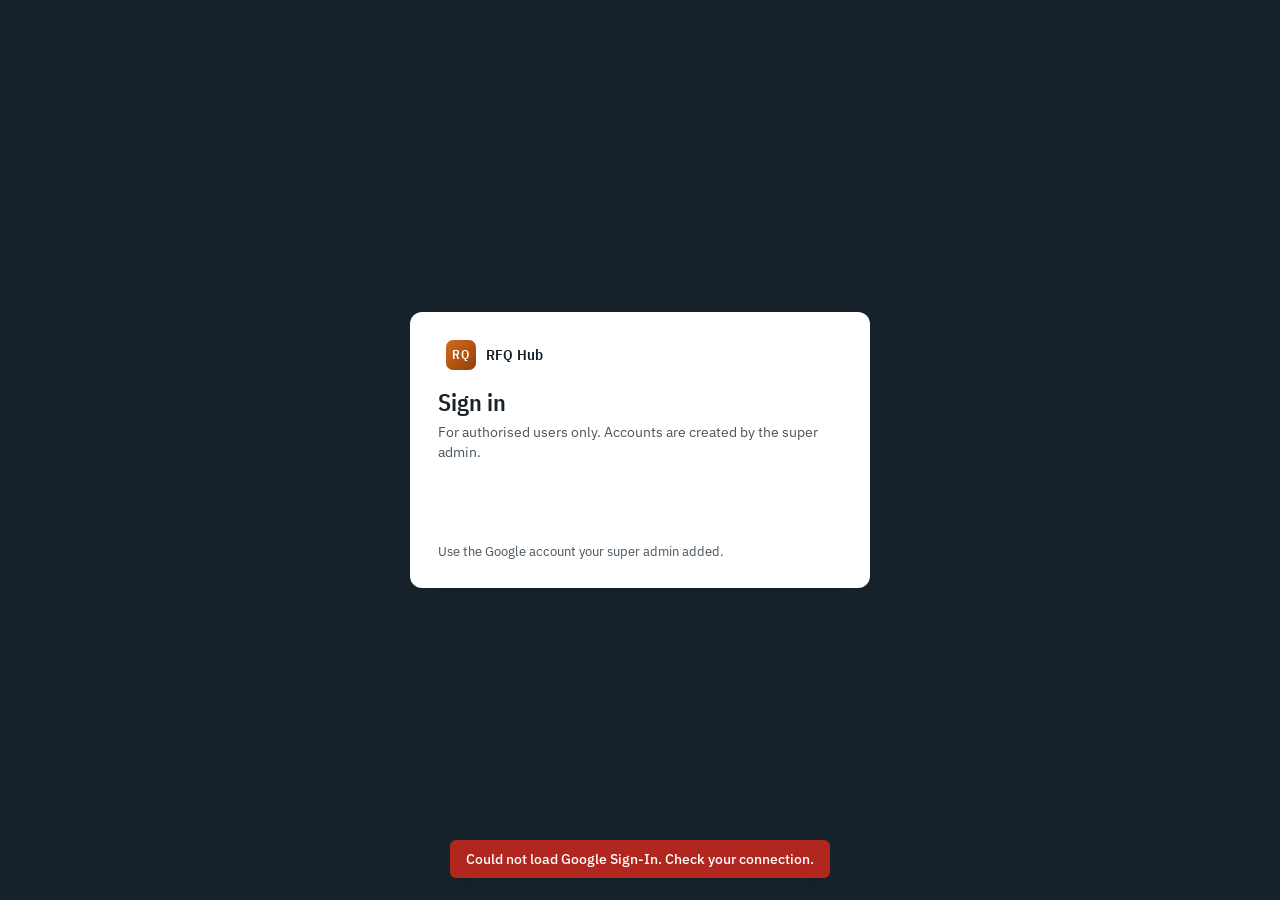
<file: index.html>
<!doctype html>
<html lang="en">
<head>
  <meta charset="utf-8">
  <meta name="viewport" content="width=device-width,initial-scale=1">
  <title>RFQ Hub</title>
  <meta name="description" content="Client RFQs, supplier quotations, cost comparison, CP & TP submission, clarifications and award results in one place.">
  <link rel="preconnect" href="https://fonts.googleapis.com">
  <link rel="preconnect" href="https://fonts.gstatic.com" crossorigin>
  <link rel="stylesheet" href="https://fonts.googleapis.com/css2?family=IBM+Plex+Mono:wght@500&family=IBM+Plex+Sans+Condensed:wght@500;600&family=IBM+Plex+Sans:wght@400;500;600&display=swap">
  <link rel="stylesheet" href="assets/style.css?v=8">
</head>
<body>
  <div id="app">
    <div class="boot">Loading RFQ Hub…</div>
  </div>
  <div id="drawer" class="drawer" hidden></div>
  <div id="toast" class="toast" role="status" aria-live="polite" hidden></div>
  <noscript>RFQ Hub needs JavaScript turned on.</noscript>

  <script src="config.js?v=7"></script>
  <script src="assets/core.js?v=8"></script>
  <script src="assets/templates.js?v=6"></script>
  <script src="assets/archive.js?v=6"></script>
  <script src="assets/api.js?v=7"></script>
  <script src="assets/app.js?v=8"></script>
</body>
</html>
</file>
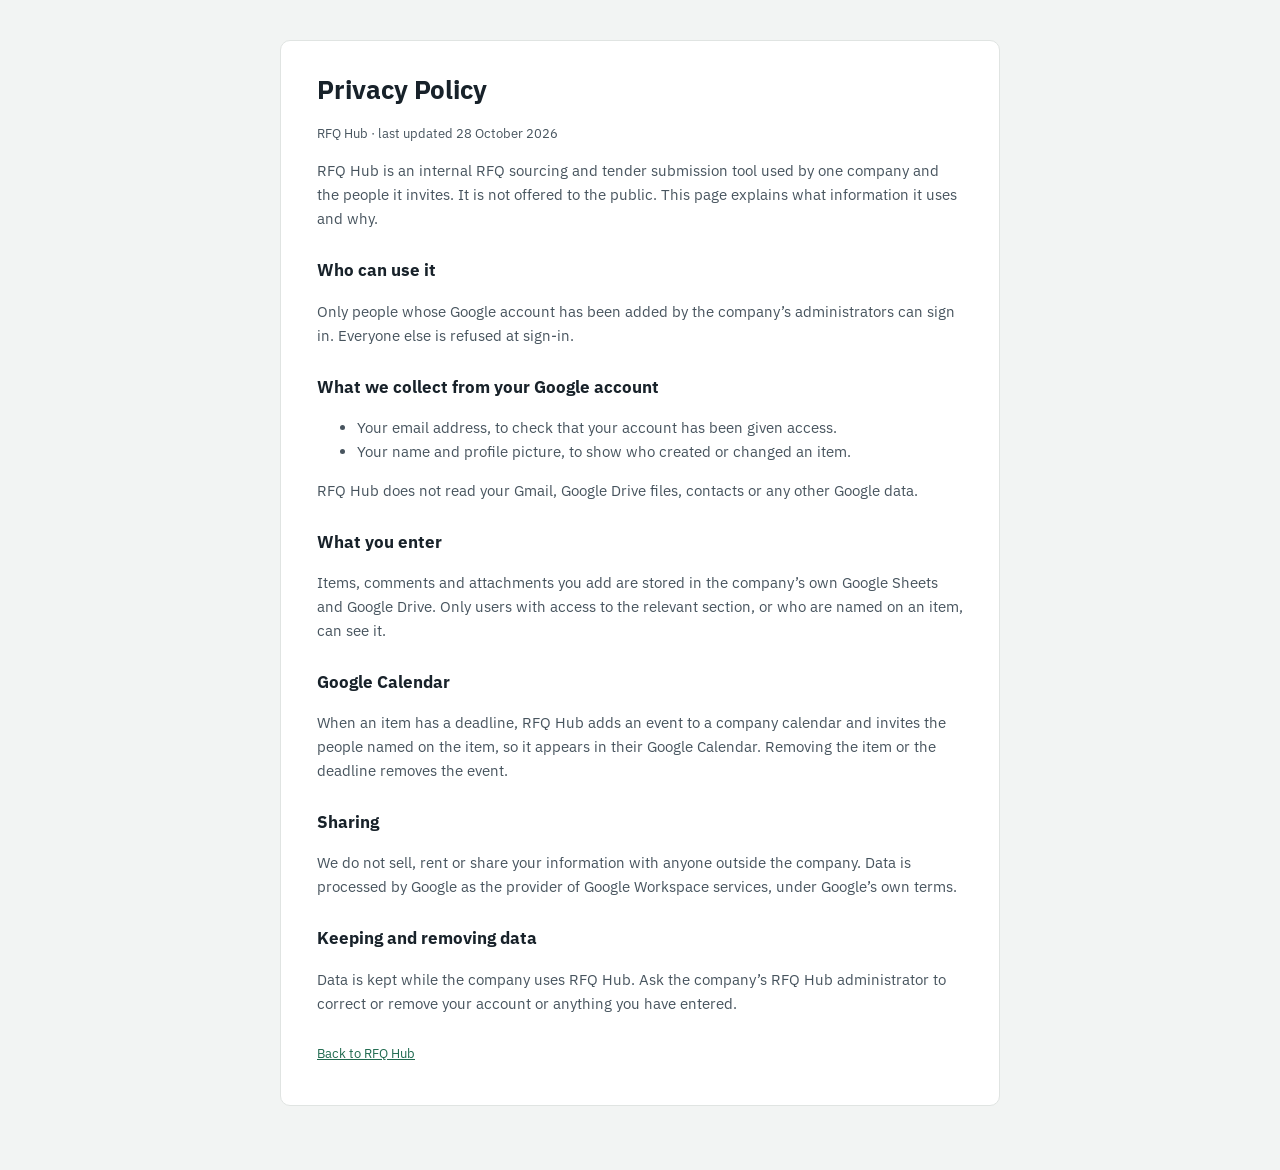
<file: privacy.html>
<!doctype html>
<html lang="en">
<head>
  <meta charset="utf-8">
  <meta name="viewport" content="width=device-width,initial-scale=1">
  <title>Privacy Policy · RFQ Hub</title>
  <link rel="stylesheet" href="https://fonts.googleapis.com/css2?family=IBM+Plex+Sans:wght@400;600&display=swap">
  <style>
    :root { --bg: #f2f4f3; --surface: #fff; --ink: #18222a; --ink-2: #47545e; --line: #e0e4e2; --accent: #1f6a4f; color-scheme: light; }
    @media (prefers-color-scheme: dark) {
      :root { --bg: #11171c; --surface: #182128; --ink: #e3e9ed; --ink-2: #a8b4bd; --line: #2a3640; --accent: #6cc6a0; color-scheme: dark; }
    }
    body { margin: 0; background: var(--bg); color: var(--ink); font: 15px/1.6 "IBM Plex Sans", "Segoe UI", system-ui, sans-serif; }
    main { max-width: 720px; margin: 0 auto; padding: 40px 16px 64px; }
    article { background: var(--surface); border: 1px solid var(--line); border-radius: 10px; padding: 28px clamp(18px, 4vw, 36px); }
    h1 { font-size: 26px; margin: 0 0 4px; }
    h2 { font-size: 17px; margin: 26px 0 6px; }
    p, li { color: var(--ink-2); }
    a { color: var(--accent); }
    .muted { font-size: 13px; color: var(--ink-2); }
  </style>
</head>
<body>
  <main>
    <article>
      <h1>Privacy Policy</h1>
      <p class="muted">RFQ Hub · last updated 28 October 2026</p>

      <p>RFQ Hub is an internal RFQ sourcing and tender submission tool used by one company and the people it invites. It is not offered to the public. This page explains what information it uses and why.</p>

      <h2>Who can use it</h2>
      <p>Only people whose Google account has been added by the company’s administrators can sign in. Everyone else is refused at sign-in.</p>

      <h2>What we collect from your Google account</h2>
      <ul>
        <li>Your email address, to check that your account has been given access.</li>
        <li>Your name and profile picture, to show who created or changed an item.</li>
      </ul>
      <p>RFQ Hub does not read your Gmail, Google Drive files, contacts or any other Google data.</p>

      <h2>What you enter</h2>
      <p>Items, comments and attachments you add are stored in the company’s own Google Sheets and Google Drive. Only users with access to the relevant section, or who are named on an item, can see it.</p>

      <h2>Google Calendar</h2>
      <p>When an item has a deadline, RFQ Hub adds an event to a company calendar and invites the people named on the item, so it appears in their Google Calendar. Removing the item or the deadline removes the event.</p>

      <h2>Sharing</h2>
      <p>We do not sell, rent or share your information with anyone outside the company. Data is processed by Google as the provider of Google Workspace services, under Google’s own terms.</p>

      <h2>Keeping and removing data</h2>
      <p>Data is kept while the company uses RFQ Hub. Ask the company’s RFQ Hub administrator to correct or remove your account or anything you have entered.</p>

      <p class="muted" style="margin-top:28px"><a href="./">Back to RFQ Hub</a></p>
    </article>
  </main>
</body>
</html>
</file>
<file: assets/style.css>
/* Layout: dark slate sidebar + pale steel workspace; dense, scannable boards and tables. */
:root {
  --bg: #f2f4f3;
  --surface: #ffffff;
  --surface-2: #f7f8f7;
  --line: #e0e4e2;
  --line-strong: #c6ccc9;
  --ink: #18222a;
  --ink-2: #47545e;
  --ink-3: #75818a;
  --accent: #b4520f;
  --accent-ink: #ffffff;
  --accent-soft: #fbe9dc;
  --ok: #2c7a4b;
  --ok-soft: #e1f1e7;
  --warn: #a96300;
  --warn-soft: #fbeed6;
  --crit: #b1271f;
  --crit-soft: #f9e0dd;
  --side: #17232c;
  --side-2: #22313c;
  --side-ink: #b9c6cf;
  --side-hi: #ffffff;
  /* option colours: strong (text / fills) and soft (chip backgrounds) */
  --gray: #66727b; --gray-soft: #eceeed;
  --blue: #2a6aa0; --blue-soft: #e1ecf6;
  --teal: #1f7f7a; --teal-soft: #ddf1ef;
  --green: #2c7a4b; --green-soft: #e1f1e7;
  --amber: #a96300; --amber-soft: #fbeed6;
  --red: #b1271f; --red-soft: #f9e0dd;
  --purple: #6b4aa3; --purple-soft: #ece6f6;
  --shadow: 0 1px 2px rgba(16, 28, 38, .07), 0 1px 1px rgba(16, 28, 38, .04);
  --shadow-lg: 0 12px 40px rgba(16, 28, 38, .22);
  --font: "IBM Plex Sans", "Segoe UI", system-ui, -apple-system, sans-serif;
  --cond: "IBM Plex Sans Condensed", "IBM Plex Sans", "Arial Narrow", system-ui, sans-serif;
  --mono: "IBM Plex Mono", ui-monospace, Consolas, monospace;
  --r: 8px;
  color-scheme: light;
}
@media (prefers-color-scheme: dark) {
  :root {
    --bg: #11171c;
    --surface: #182128;
    --surface-2: #1d272f;
    --line: #2a3640;
    --line-strong: #3a4853;
    --ink: #e3e9ed;
    --ink-2: #a8b4bd;
    --ink-3: #7b8892;
    --accent: #f0a46a;
    --accent-ink: #2a1405;
    --accent-soft: #3a2414;
    --ok: #6cc28f;
    --ok-soft: #17301f;
    --warn: #e3aa4c;
    --warn-soft: #34280f;
    --crit: #f08b81;
    --crit-soft: #3b1d1a;
    --side: #0c1216;
    --side-2: #17222a;
    --side-ink: #9eadb8;
    --side-hi: #ffffff;
    --gray: #a3adb5; --gray-soft: #262f36;
    --blue: #7fb3e0; --blue-soft: #1a2c3c;
    --teal: #6fcbc4; --teal-soft: #15302e;
    --green: #6cc28f; --green-soft: #17301f;
    --amber: #e3aa4c; --amber-soft: #34280f;
    --red: #f08b81; --red-soft: #3b1d1a;
    --purple: #b9a0e6; --purple-soft: #2a2238;
    --shadow: 0 1px 2px rgba(0, 0, 0, .35);
    --shadow-lg: 0 12px 40px rgba(0, 0, 0, .55);
    color-scheme: dark;
  }
}

* { box-sizing: border-box; }
html, body { margin: 0; }
body {
  background: var(--bg);
  color: var(--ink);
  font: 14px/1.45 var(--font);
  -webkit-font-smoothing: antialiased;
}
[hidden] { display: none !important; }
a { color: var(--accent); }
button, input, select, textarea { font: inherit; color: inherit; }
:focus-visible { outline: 2px solid var(--accent); outline-offset: 2px; }
h1, h2, h3 { text-wrap: balance; margin: 0; }
.boot { padding: 48px 24px; color: var(--ink-3); }
.muted { color: var(--ink-3); }
.grow { flex: 1 1 auto; }

/* ---------- shell ---------- */
.shell { display: grid; grid-template-columns: 236px minmax(0, 1fr); min-height: 100vh; }
.side {
  background: var(--side); color: var(--side-ink); display: flex; flex-direction: column;
  position: sticky; top: 0; height: 100vh; padding: 18px 12px; gap: 16px; overflow-y: auto;
}
.brand { display: flex; align-items: center; gap: 10px; padding: 0 8px; }
.mark {
  width: 30px; height: 30px; border-radius: 7px; flex: none;
  background: linear-gradient(135deg, #d06a22, #b4520f 55%, #8c3e0a);
  display: grid; place-items: center; color: #fff; font: 600 13px var(--cond); letter-spacing: .04em;
}
.brand b { display: block; color: var(--side-hi); font: 600 15px/1.2 var(--cond); letter-spacing: .01em; }
.brand small { display: block; font-size: 11px; letter-spacing: .08em; text-transform: uppercase; color: var(--side-ink); opacity: .8; }
.nav { display: flex; flex-direction: column; gap: 2px; }
.nav-h { font: 600 10.5px var(--cond); letter-spacing: .12em; text-transform: uppercase; color: var(--side-ink); opacity: .65; padding: 12px 10px 4px; }
.nav a {
  display: flex; align-items: center; gap: 10px; padding: 7px 10px; border-radius: 6px;
  color: var(--side-ink); text-decoration: none; font-weight: 500; min-width: 0;
}
.nav a .lbl { white-space: nowrap; overflow: hidden; text-overflow: ellipsis; }
.nav a:hover { background: var(--side-2); color: var(--side-hi); }
.nav a.on { background: var(--side-2); color: var(--side-hi); box-shadow: inset 2px 0 0 #9a7fd0; }
.nav svg { width: 17px; height: 17px; flex: none; stroke: currentColor; fill: none; stroke-width: 1.7; stroke-linecap: round; stroke-linejoin: round; }
.nav .count { margin-left: auto; font: 500 11px var(--mono); background: #8a2a22; color: #fff; padding: 1px 6px; border-radius: 9px; }
.smark { width: 18px; height: 18px; border-radius: 4px; flex: none; display: inline-grid; place-items: center; color: #fff; font: 600 10.5px var(--cond); vertical-align: -4px; }
.side-foot { margin-top: auto; display: flex; flex-direction: column; gap: 10px; padding: 0 6px; }
.me { display: flex; align-items: center; gap: 9px; min-width: 0; }
.me .who { min-width: 0; }
.me b { display: block; color: var(--side-hi); font-weight: 500; white-space: nowrap; overflow: hidden; text-overflow: ellipsis; }
.me small { display: block; font-size: 11px; white-space: nowrap; overflow: hidden; text-overflow: ellipsis; }
.side-foot .links { display: flex; gap: 12px; font-size: 12.5px; }
.side-foot .links button { background: none; border: 0; padding: 0; color: var(--side-ink); cursor: pointer; text-decoration: underline; text-underline-offset: 3px; }
.side-foot .links button:hover { color: var(--side-hi); }

.main { min-width: 0; padding: 22px 28px 48px; display: flex; flex-direction: column; gap: 16px; }
.banner {
  background: var(--warn-soft); color: var(--ink); border: 1px solid color-mix(in srgb, var(--warn) 35%, transparent);
  border-radius: var(--r); padding: 8px 12px; display: flex; flex-wrap: wrap; gap: 6px 14px; align-items: center; font-size: 13px;
}
.banner b { color: var(--warn); }
.banner button { background: none; border: 0; padding: 0; color: var(--accent); cursor: pointer; text-decoration: underline; font-size: 13px; }

/* ---------- headers, toolbars, buttons ---------- */
.head { display: flex; flex-wrap: wrap; align-items: flex-end; justify-content: space-between; gap: 12px; }
.head h1 { font: 600 24px/1.15 var(--cond); letter-spacing: .005em; }
.head .sub { color: var(--ink-3); margin-top: 3px; max-width: 75ch; }
.crumb { font-size: 12.5px; color: var(--ink-3); margin-bottom: 4px; }
.crumb a { color: var(--ink-3); }
.toolbar { display: flex; flex-wrap: wrap; gap: 8px; align-items: center; }
.toolbar .grow { flex: 1 1 220px; }
.toolbar select, .toolbar input[type=search] {
  height: 34px; border: 1px solid var(--line-strong); background: var(--surface); border-radius: 6px; padding: 0 10px; min-width: 0;
}
.toolbar input[type=search] { width: 100%; }
.btn {
  height: 34px; padding: 0 14px; border-radius: 6px; border: 1px solid var(--line-strong); background: var(--surface);
  font-weight: 500; cursor: pointer; display: inline-flex; align-items: center; gap: 6px; white-space: nowrap; text-decoration: none; color: var(--ink);
}
.btn:hover { border-color: var(--ink-3); }
.btn.primary { background: var(--accent); border-color: var(--accent); color: var(--accent-ink); }
.btn.primary:hover { filter: brightness(1.08); }
.btn.danger { color: var(--crit); border-color: color-mix(in srgb, var(--crit) 45%, transparent); }
.btn.danger.armed { background: var(--crit); color: #fff; }
.btn:disabled { opacity: .55; cursor: default; }
.btn.sm { height: 28px; padding: 0 10px; font-size: 13px; }
.ibtn { width: 26px; height: 26px; border-radius: 5px; border: 1px solid var(--line); background: var(--surface); cursor: pointer; color: var(--ink-2); padding: 0; }
.ibtn:hover:not(:disabled) { border-color: var(--ink-3); color: var(--ink); }
.ibtn:disabled { opacity: .35; cursor: default; }
.linkbtn { background: none; border: 0; padding: 0; color: var(--accent); cursor: pointer; text-decoration: underline; text-underline-offset: 2px; text-align: left; }
.seg { display: inline-flex; border: 1px solid var(--line-strong); border-radius: 6px; overflow: hidden; }
.seg button { height: 32px; padding: 0 12px; border: 0; background: var(--surface); cursor: pointer; font-weight: 500; color: var(--ink-2); }
.seg button + button { border-left: 1px solid var(--line-strong); }
.seg button.on { background: var(--accent-soft); color: var(--accent); }

/* ---------- chips, avatars, colours ---------- */
.chip {
  display: inline-flex; align-items: center; gap: 4px; height: 20px; padding: 0 7px; border-radius: 4px;
  font-size: 11.5px; font-weight: 500; white-space: nowrap; background: var(--surface-2); color: var(--ink-2); border: 1px solid var(--line);
}
.chip.ok { background: var(--ok-soft); color: var(--ok); border-color: transparent; }
.chip.warn { background: var(--warn-soft); color: var(--warn); border-color: transparent; }
.chip.crit { background: var(--crit-soft); color: var(--crit); border-color: transparent; }
.chip.info { background: var(--accent-soft); color: var(--accent); border-color: transparent; }
.c-gray { background: var(--gray-soft); color: var(--gray); border-color: transparent; }
.c-blue { background: var(--blue-soft); color: var(--blue); border-color: transparent; }
.c-teal { background: var(--teal-soft); color: var(--teal); border-color: transparent; }
.c-green { background: var(--green-soft); color: var(--green); border-color: transparent; }
.c-amber { background: var(--amber-soft); color: var(--amber); border-color: transparent; }
.c-red { background: var(--red-soft); color: var(--red); border-color: transparent; }
.c-purple { background: var(--purple-soft); color: var(--purple); border-color: transparent; }
.f-gray { background: var(--gray); } .f-blue { background: var(--blue); } .f-teal { background: var(--teal); }
.f-green { background: var(--green); } .f-amber { background: var(--amber); } .f-red { background: var(--red); } .f-purple { background: var(--purple); }
.dot { width: 9px; height: 9px; border-radius: 50%; flex: none; display: inline-block; }
.av {
  width: 24px; height: 24px; border-radius: 50%; flex: none; display: inline-grid; place-items: center;
  color: #fff; font: 600 10.5px var(--font); letter-spacing: .02em;
}
.av.lg { width: 32px; height: 32px; font-size: 12px; }
.avs { display: inline-flex; }
.avs .av { box-shadow: 0 0 0 2px var(--surface); }
.avs .av + .av { margin-left: -6px; }
.av.more { background: var(--line-strong); color: var(--ink); }
.who { display: inline-flex; align-items: center; gap: 6px; }
.pbar { display: inline-block; width: 54px; height: 6px; border-radius: 3px; background: var(--line); overflow: hidden; vertical-align: middle; }
.pbar i { display: block; height: 100%; background: var(--accent); }

/* ---------- dashboard ---------- */
.scards { display: grid; grid-template-columns: repeat(auto-fill, minmax(290px, 1fr)); gap: 14px; }
.scard {
  background: var(--surface); border: 1px solid var(--line); border-radius: var(--r); padding: 14px 16px;
  display: flex; flex-direction: column; gap: 12px; text-decoration: none; color: var(--ink); min-width: 0;
}
.scard:hover { border-color: var(--line-strong); box-shadow: var(--shadow); }
.sc-h { display: flex; align-items: center; gap: 8px; }
.sc-h b { font: 600 16px var(--cond); flex: 1; min-width: 0; white-space: nowrap; overflow: hidden; text-overflow: ellipsis; }
.sc-n { display: grid; grid-template-columns: repeat(3, minmax(0, 1fr)); gap: 8px; }
.sc-t { display: flex; flex-wrap: wrap; gap: 4px 14px; font-size: 12.5px; color: var(--ink-3); }
.sc-t b { color: var(--ink); font-variant-numeric: tabular-nums; }
.kpi { min-width: 0; }
.kpi .v { font: 600 22px/1.15 var(--cond); font-variant-numeric: tabular-nums; white-space: nowrap; overflow: hidden; text-overflow: ellipsis; }
.kpi .v.warn { color: var(--warn); }
.kpi .v.crit { color: var(--crit); }
.kpi .l { font-weight: 500; font-size: 12.5px; margin-top: 2px; }
.kpi .s { font-size: 12px; color: var(--ink-3); }
.segbar { display: flex; height: 8px; border-radius: 4px; overflow: hidden; gap: 2px; }
.segbar i { display: block; min-width: 3px; }
.seglegend { display: flex; flex-wrap: wrap; gap: 3px 12px; font-size: 11.5px; color: var(--ink-3); }
.seglegend i { display: inline-block; width: 8px; height: 8px; border-radius: 2px; margin-right: 5px; }
.grid2 { display: grid; grid-template-columns: minmax(0, 1fr) minmax(0, 1fr); gap: 14px; align-items: start; }
.panel { background: var(--surface); border: 1px solid var(--line); border-radius: var(--r); padding: 14px 16px; display: flex; flex-direction: column; gap: 10px; min-width: 0; }
.panel h2 { font: 600 12px var(--cond); text-transform: uppercase; letter-spacing: .09em; color: var(--ink-3); }
.panel .ph { display: flex; justify-content: space-between; align-items: baseline; gap: 10px; }
.panel .ph a { font-size: 12.5px; }
.alerts { list-style: none; margin: 0; padding: 0; display: flex; flex-direction: column; }
.alerts li { display: grid; grid-template-columns: 4px minmax(0, 1fr) auto; gap: 10px; align-items: center; padding: 8px 0; border-top: 1px solid var(--line); cursor: pointer; }
.alerts li:first-child { border-top: 0; }
.alerts li:hover .at { color: var(--accent); }
.alerts .sev { align-self: stretch; border-radius: 2px; background: var(--warn); }
.alerts .sev.crit { background: var(--crit); }
.alerts .sev.none, .alerts .sev:not(.crit):not(.warn) { background: var(--line); }
.alerts .at { font-weight: 500; white-space: nowrap; overflow: hidden; text-overflow: ellipsis; }
.alerts .am { font-size: 12px; color: var(--ink-3); }
.empty { color: var(--ink-3); padding: 14px 0; }
.empty-state { text-align: center; padding: 36px 16px; color: var(--ink-3); background: var(--surface); border: 1px dashed var(--line-strong); border-radius: var(--r); }
.empty-state b { display: block; color: var(--ink); font-size: 15px; margin-bottom: 4px; }

/* ---------- tables ---------- */
.tablewrap { overflow-x: auto; background: var(--surface); border: 1px solid var(--line); border-radius: var(--r); }
table.t { width: 100%; border-collapse: collapse; font-size: 13px; }
.t th {
  text-align: left; font: 600 11.5px var(--cond); letter-spacing: .07em; text-transform: uppercase; color: var(--ink-3);
  padding: 9px 12px; border-bottom: 1px solid var(--line); white-space: nowrap; background: var(--surface-2);
}
.t td { padding: 8px 12px; border-bottom: 1px solid var(--line); vertical-align: middle; }
.t tr:last-child td { border-bottom: 0; }
.t tbody tr[data-act] { cursor: pointer; }
.t tbody tr[data-act]:hover td { background: var(--surface-2); }
.t .r { text-align: right; font-variant-numeric: tabular-nums; white-space: nowrap; }
.t .nw { white-space: nowrap; }
.t .title { font-weight: 500; min-width: 220px; }
.t tfoot td { font-weight: 600; background: var(--surface-2); border-top: 1px solid var(--line-strong); }
.matrix td, .matrix th { padding: 7px 10px; }
.matrix .sticky { position: sticky; left: 0; background: var(--surface); z-index: 1; box-shadow: 1px 0 0 var(--line); }
.matrix th.sticky { background: var(--surface-2); }
.linkrow { display: flex; gap: 8px; align-items: center; background: none; border: 0; padding: 0; cursor: pointer; text-align: left; }
.linkrow span { display: flex; flex-direction: column; }
.linkrow b { font-weight: 500; }
.linkrow small { color: var(--ink-3); font-size: 11.5px; }
.linkrow:hover b { color: var(--accent); text-decoration: underline; }
.lvl { height: 30px; border: 1px solid var(--line-strong); border-radius: 6px; background: var(--surface); padding: 0 6px; min-width: 118px; }
.lvl-viewer { background: var(--gray-soft); }
.lvl-contributor { background: var(--teal-soft); }
.lvl-editor { background: var(--blue-soft); }
.lvl-manager { background: var(--purple-soft); }
.legend-box { display: flex; flex-wrap: wrap; gap: 6px 18px; font-size: 12.5px; color: var(--ink-3); background: var(--surface); border: 1px solid var(--line); border-radius: var(--r); padding: 10px 14px; }
.legend-box b { color: var(--ink); font-weight: 600; }

/* ---------- boards ---------- */
.board { display: flex; gap: 10px; overflow-x: auto; padding-bottom: 10px; align-items: flex-start; }
.col { flex: 0 0 272px; background: var(--surface-2); border: 1px solid var(--line); border-radius: var(--r); display: flex; flex-direction: column; max-height: calc(100vh - 220px); }
.col.drop-on { border-color: var(--accent); box-shadow: 0 0 0 2px var(--accent-soft); }
.col-h { padding: 10px 12px 8px; display: flex; align-items: center; gap: 7px; border-bottom: 1px solid var(--line); }
.col-h b { font: 600 13px var(--cond); letter-spacing: .02em; }
.col-h .n { font: 500 12px var(--mono); color: var(--ink-3); }
.col-h .sum { margin-left: auto; font-size: 11.5px; color: var(--ink-3); font-variant-numeric: tabular-nums; }
.col-b { padding: 8px; display: flex; flex-direction: column; gap: 8px; overflow-y: auto; min-height: 60px; }
.col-b .none { color: var(--ink-3); font-size: 12px; text-align: center; padding: 10px 0; }
.card {
  background: var(--surface); border: 1px solid var(--line); border-radius: 6px; padding: 9px 10px; box-shadow: var(--shadow);
  display: flex; flex-direction: column; gap: 5px; cursor: pointer;
  border-left: 4px solid var(--pc, var(--line)); /* the owner's colour */
}
.card:hover { border-color: var(--line-strong); }
.card.dragging { opacity: .45; }
.card[draggable=true] { cursor: grab; }
.card .no { font: 500 11.5px var(--mono); color: var(--ink-3); white-space: nowrap; overflow: hidden; text-overflow: ellipsis; }
.card .tt { font-weight: 500; line-height: 1.35; overflow-wrap: anywhere; }
.card .cl { font-size: 12px; color: var(--ink-3); overflow-wrap: anywhere; }
.card .ft { display: flex; flex-wrap: wrap; gap: 4px; align-items: center; margin-top: 2px; }
.card .ft .sp { flex: 1; }
.card .meta { font-size: 11.5px; color: var(--ink-3); display: inline-flex; align-items: center; gap: 3px; }
.statline { display: flex; flex-wrap: wrap; gap: 6px 18px; font-size: 12.5px; color: var(--ink-3); }
.statline b { color: var(--ink); font-variant-numeric: tabular-nums; }

/* ---------- my work ---------- */
.group h2 { font: 600 13px var(--cond); text-transform: uppercase; letter-spacing: .08em; color: var(--ink-3); margin: 6px 0; }
.group h2.crit { color: var(--crit); }
.list { background: var(--surface); border: 1px solid var(--line); border-radius: var(--r); }
.li { display: grid; grid-template-columns: 22px minmax(0, 1fr) auto; gap: 10px; align-items: center; padding: 9px 12px; border-top: 1px solid var(--line); cursor: pointer; }
.li:first-child { border-top: 0; }
.li:hover b { color: var(--accent); }
.li .tx { min-width: 0; }
.li .tx b { font-weight: 500; display: block; overflow-wrap: anywhere; }
.li .tx small { color: var(--ink-3); font-size: 12px; }
.li .rt { display: flex; gap: 5px; align-items: center; flex-wrap: wrap; justify-content: flex-end; }

/* ---------- customize columns ---------- */
.tfs { display: flex; flex-direction: column; gap: 10px; }
.tf { background: var(--surface); border: 1px solid var(--line); border-radius: var(--r); padding: 12px 14px; display: flex; flex-direction: column; gap: 10px; }
.tf.stage { border-color: color-mix(in srgb, var(--accent) 45%, var(--line)); }
.tf-row { display: flex; flex-wrap: wrap; gap: 10px; align-items: flex-end; }
.tf-row .fld.grow { flex: 1 1 220px; }
.tf-row .fld select { min-width: 190px; }
.tf-n { font: 500 12px var(--mono); color: var(--ink-3); width: 20px; padding-bottom: 9px; }
.tf-act { display: flex; gap: 6px; align-items: center; padding-bottom: 2px; }
.tf-flags { display: flex; flex-wrap: wrap; gap: 6px 18px; padding-left: 30px; }
.mini { display: inline-flex; align-items: center; gap: 6px; font-size: 12.5px; color: var(--ink-2); white-space: nowrap; }
.mini input[type=number] { width: 54px; height: 28px; border: 1px solid var(--line-strong); border-radius: 5px; padding: 0 6px; background: var(--surface); }
.opts { margin-left: 30px; display: flex; flex-direction: column; gap: 6px; border-left: 2px solid var(--line); padding-left: 12px; }
.opts-h { display: flex; flex-wrap: wrap; gap: 4px 12px; font-size: 12px; font-weight: 500; color: var(--ink-2); }
.opts-h .muted { font-weight: 400; }
.opt { display: flex; flex-wrap: wrap; gap: 6px; align-items: center; }
.opt input[type=text] { flex: 1 1 160px; min-width: 0; height: 30px; border: 1px solid var(--line-strong); border-radius: 5px; padding: 0 8px; background: var(--surface); }
.opt select { height: 30px; border: 1px solid var(--line-strong); border-radius: 5px; background: var(--surface); padding: 0 4px; }
.opts > .btn { align-self: flex-start; }

/* ---------- drawer & forms ---------- */
.drawer { position: fixed; inset: 0; z-index: 50; display: flex; justify-content: flex-end; }
.drawer .scrim { position: absolute; inset: 0; background: rgba(10, 18, 24, .38); }
.drawer .pane {
  position: relative; width: min(620px, 100vw); height: 100%; background: var(--surface); box-shadow: var(--shadow-lg);
  display: flex; flex-direction: column; animation: slide .16s ease-out;
}
@keyframes slide { from { transform: translateX(24px); } }
@media (prefers-reduced-motion: reduce) { .drawer .pane { animation: none; } }
.pane-h { display: flex; align-items: flex-start; gap: 10px; padding: 16px 20px 12px; border-bottom: 1px solid var(--line); }
.pane-h .k { font: 600 11.5px var(--cond); text-transform: uppercase; letter-spacing: .09em; color: var(--ink-3); }
.pane-h h2 { font: 600 19px/1.25 var(--cond); overflow-wrap: anywhere; }
.pane-h .x { margin-left: auto; background: none; border: 0; font-size: 22px; line-height: 1; cursor: pointer; color: var(--ink-3); padding: 2px 6px; }
.pane-b { overflow-y: auto; padding: 16px 20px 28px; display: flex; flex-direction: column; gap: 20px; }
.form { display: grid; grid-template-columns: 1fr 1fr; gap: 12px 14px; }
.fld { display: flex; flex-direction: column; gap: 4px; min-width: 0; }
.fld.wide, .form .wide { grid-column: 1 / -1; }
.fld > span { font-size: 12px; font-weight: 500; color: var(--ink-2); }
.fld input:not([type=checkbox]):not([type=radio]), .fld select, .fld textarea {
  border: 1px solid var(--line-strong); background: var(--surface); border-radius: 6px; padding: 7px 9px; width: 100%; min-width: 0;
}
.fld textarea { min-height: 80px; resize: vertical; }
.fld input:disabled, .fld select:disabled, .fld textarea:disabled { background: var(--surface-2); color: var(--ink-2); }
.fld.chk { flex-direction: row; align-items: center; gap: 8px; padding-top: 18px; }
.fld.chk input { width: 16px; height: 16px; }
.form-actions { grid-column: 1 / -1; display: flex; gap: 8px; align-items: center; flex-wrap: wrap; }
.form-actions .sp { flex: 1; }
.pick { border: 1px solid var(--line-strong); border-radius: 6px; background: var(--surface); }
.pick > summary { list-style: none; cursor: pointer; padding: 6px 9px; min-height: 36px; display: flex; flex-wrap: wrap; gap: 5px; align-items: center; }
.pick > summary::-webkit-details-marker { display: none; }
.pick[data-ro] > summary { cursor: default; background: var(--surface-2); }
.pchip { display: inline-flex; align-items: center; gap: 5px; background: var(--surface-2); border: 1px solid var(--line); border-radius: 14px; padding: 1px 8px 1px 1px; font-size: 12.5px; }
.pchip .av { width: 20px; height: 20px; font-size: 9px; }
.pick-b { border-top: 1px solid var(--line); padding: 8px; display: flex; flex-direction: column; gap: 2px; max-height: 240px; overflow-y: auto; }
.pick-b input[type=search] { border: 1px solid var(--line-strong); border-radius: 5px; padding: 5px 8px; margin-bottom: 4px; background: var(--surface); }
.prow { display: flex; align-items: center; gap: 8px; padding: 4px 6px; border-radius: 5px; cursor: pointer; font-size: 13px; }
.prow:hover { background: var(--surface-2); }
.prow small { color: var(--ink-3); margin-left: auto; font-size: 11.5px; }
.acc-list, .tpl-list { display: flex; flex-direction: column; gap: 6px; }
.acc { display: flex; align-items: center; gap: 8px; padding: 6px 8px; border: 1px solid var(--line); border-radius: 6px; }
.acc > span:not(.smark) { flex: 1; font-size: 13px; }
.acc select { width: auto !important; min-width: 140px; }
.tpl { display: flex; gap: 10px; align-items: flex-start; padding: 10px 12px; border: 1px solid var(--line); border-radius: 6px; cursor: pointer; }
.tpl:has(input:checked) { border-color: var(--accent); background: var(--accent-soft); }
.tpl input { margin-top: 3px; }
.tpl b { display: block; font-weight: 600; }
.tpl small { color: var(--ink-3); font-size: 12.5px; }
.sec h3 { font: 600 12px var(--cond); text-transform: uppercase; letter-spacing: .09em; color: var(--ink-3); margin-bottom: 8px; display: flex; justify-content: space-between; align-items: center; gap: 8px; }
.rel { list-style: none; margin: 0; padding: 0; border: 1px solid var(--line); border-radius: 6px; }
.rel li { display: flex; gap: 6px; align-items: center; padding: 7px 10px; border-top: 1px solid var(--line); cursor: pointer; font-size: 13px; }
.rel li:first-child { border-top: 0; }
.rel li span:first-child { flex: 1; min-width: 0; }
.rel li:hover span:first-child { color: var(--accent); }
.files { list-style: none; margin: 0; padding: 0; display: flex; flex-direction: column; gap: 6px; }
.files li { display: flex; flex-wrap: wrap; gap: 8px; align-items: center; font-size: 13px; }
.files small { color: var(--ink-3); white-space: nowrap; }
.thread { display: flex; flex-direction: column; gap: 12px; }
.msg { display: grid; grid-template-columns: 24px minmax(0, 1fr); gap: 9px; }
.msg .bd { min-width: 0; }
.msg .hd { font-size: 12px; color: var(--ink-3); }
.msg .hd b { color: var(--ink); font-weight: 500; }
.msg .tx { white-space: pre-wrap; overflow-wrap: anywhere; }
.msg.log { color: var(--ink-3); font-size: 12.5px; }
.msg.log .dot { width: 24px; height: auto; display: grid; place-items: center; background: none; }
.msg.log .dot::before { content: ""; width: 6px; height: 6px; border-radius: 50%; background: var(--line-strong); }
.composer { display: flex; flex-direction: column; gap: 8px; }
.composer textarea { border: 1px solid var(--line-strong); background: var(--surface); border-radius: 6px; padding: 8px 10px; min-height: 64px; resize: vertical; width: 100%; }
.composer .btn { align-self: flex-end; }
.comp-row { display: flex; align-items: center; gap: 8px; }
.comp-row .sp { flex: 1; }
.composer .comp-row .btn { align-self: center; }
.msg .tx a, .fld-links a { overflow-wrap: anywhere; }
.msg .mtools { display: inline-flex; gap: 10px; align-items: baseline; margin-left: 10px; }
.msg .mtools .linkbtn { font-size: 12px; }
.linkbtn.danger { color: var(--crit); }
.linkbtn.danger.armed { font-weight: 600; }
.medit { display: flex; flex-direction: column; gap: 6px; margin-top: 4px; }
.medit textarea { border: 1px solid var(--accent); background: var(--surface); border-radius: 6px; padding: 8px 10px; min-height: 64px; resize: vertical; width: 100%; }
.fld-links { display: flex; flex-wrap: wrap; gap: 4px 12px; font-size: 12.5px; margin-top: 2px; }
.photos { display: flex; flex-wrap: wrap; gap: 6px; margin-top: 6px; }
.ph { width: 132px; height: 100px; padding: 0; border: 1px solid var(--line); border-radius: 6px; overflow: hidden; background: var(--surface-2); cursor: zoom-in; position: relative; }
.ph img { width: 100%; height: 100%; object-fit: cover; display: block; }
.ph.loading img, .ph.failed img { visibility: hidden; }
.ph.loading::after, .ph.failed::after { position: absolute; inset: 0; display: grid; place-items: center; font-size: 11.5px; color: var(--ink-3); }
.ph.loading::after { content: "Loading photo…"; }
.ph.failed::after { content: "Photo unavailable"; }
.pend { display: flex; flex-wrap: wrap; gap: 6px; }
.pend:empty { display: none; }
.pthumb { position: relative; width: 72px; height: 72px; border-radius: 6px; overflow: hidden; border: 1px solid var(--line); }
.pthumb img { width: 100%; height: 100%; object-fit: cover; display: block; }
.pthumb .x { position: absolute; top: 2px; right: 2px; width: 20px; height: 20px; border-radius: 50%; border: 0; background: rgba(0, 0, 0, .6); color: #fff; font-size: 14px; line-height: 20px; padding: 0; cursor: pointer; }
.lightbox { position: fixed; inset: 0; z-index: 80; display: grid; place-items: center; padding: 16px; }
.lightbox[hidden] { display: none; }
.lightbox .scrim { position: absolute; inset: 0; background: rgba(5, 10, 14, .82); }
.lightbox figure { position: relative; margin: 0; display: flex; flex-direction: column; gap: 10px; max-width: 100%; max-height: 100%; }
.lightbox img { max-width: min(1400px, 100%); max-height: calc(100vh - 90px); object-fit: contain; border-radius: 6px; background: #fff; }
.lightbox figcaption { display: flex; gap: 8px; align-items: center; color: #fff; font-size: 13px; }
.lightbox figcaption span { flex: 1; min-width: 0; overflow: hidden; text-overflow: ellipsis; white-space: nowrap; }
.af-bar { margin: 14px 0; }
.af-bar select { max-width: 220px; }
.t tr[data-act="open"] { cursor: pointer; }

/* ---------- sign-in ---------- */
.signin { min-height: 100vh; display: grid; place-items: center; padding: 24px 16px; background: var(--side); }
.signin .box { background: var(--surface); border-radius: 12px; padding: 28px; width: min(460px, 100%); display: flex; flex-direction: column; gap: 16px; box-shadow: var(--shadow-lg); }
.signin h1 { font: 600 24px var(--cond); }
.signin p { margin: 4px 0 0; color: var(--ink-2); }
.signin .err { background: var(--crit-soft); color: var(--crit); padding: 9px 12px; border-radius: 6px; font-size: 13px; }
.demo-note { background: var(--warn-soft); border-radius: 6px; padding: 9px 12px; font-size: 13px; }
.acct-list { display: flex; flex-direction: column; gap: 6px; }
.acct { display: flex; gap: 10px; align-items: center; text-align: left; padding: 9px 10px; border: 1px solid var(--line); border-radius: 8px; background: var(--surface); cursor: pointer; }
.acct:hover { border-color: var(--accent); background: var(--accent-soft); }
.acct span { display: flex; flex-direction: column; min-width: 0; }
.acct b { font-weight: 600; }
.acct small { color: var(--ink-3); font-size: 12px; }
#gbtn { min-height: 44px; }

/* ---------- toast ---------- */
.toast {
  position: fixed; left: 50%; bottom: 22px; transform: translateX(-50%); z-index: 60; background: var(--ink); color: var(--bg);
  padding: 9px 16px; border-radius: 6px; font-weight: 500; box-shadow: var(--shadow-lg); max-width: calc(100vw - 32px);
}
.toast.err { background: var(--crit); color: #fff; }

/* ---------- responsive ---------- */
@media (max-width: 980px) {
  .grid2 { grid-template-columns: 1fr; }
}
@media (max-width: 860px) {
  .shell { grid-template-columns: 1fr; }
  .side { position: sticky; top: 0; z-index: 20; height: auto; flex-direction: row; align-items: center; padding: 10px 16px; gap: 12px; overflow-x: auto; overflow-y: hidden; }
  .brand > div, .side-foot .links, .me .who, .nav-h { display: none; }
  .brand { padding: 0; }
  .nav { flex-direction: row; }
  .nav a { padding: 7px 9px; white-space: nowrap; }
  .nav a span.lbl { display: none; }
  .nav a.on span.lbl { display: inline; }
  .side-foot { margin: 0 0 0 auto; padding: 0; }
  .main { padding: 16px 16px 40px; }
  .col { max-height: none; }
  .tf-flags, .opts { padding-left: 0; margin-left: 0; }
}
@media (max-width: 520px) {
  .form { grid-template-columns: 1fr; }
  .head h1 { font-size: 21px; }
  .tf-row .fld select { min-width: 0; }
  .tf-n { display: none; }
}

/* ---------- filter & sort ---------- */
.btn.on { border-color: var(--accent); color: var(--accent); background: var(--accent-soft); }
.sortbox { display: inline-flex; align-items: center; gap: 6px; font-size: 12.5px; color: var(--ink-3); }
.sortbox .ibtn { width: 34px; height: 34px; }
.fpanel { background: var(--surface); border: 1px solid var(--line); border-radius: var(--r); padding: 10px 12px; display: flex; flex-direction: column; gap: 8px; }
.frule { display: flex; flex-wrap: wrap; gap: 6px; align-items: center; }
.frule .fw { width: 46px; font-size: 12.5px; color: var(--ink-3); font-weight: 500; }
.frule select, .frule input { height: 32px; border: 1px solid var(--line-strong); border-radius: 6px; background: var(--surface); padding: 0 8px; min-width: 0; }
.frule input[type=text] { flex: 1 1 180px; max-width: 320px; }
.frow { display: flex; flex-wrap: wrap; gap: 12px; align-items: center; font-size: 12.5px; }
.thsort { background: none; border: 0; padding: 0; font: inherit; color: inherit; letter-spacing: inherit; text-transform: inherit; cursor: pointer; white-space: nowrap; }
.thsort:hover, .thsort.on { color: var(--accent); }
.banner.info { background: var(--accent-soft); border-color: color-mix(in srgb, var(--accent) 30%, transparent); }

/* ---------- calendar ---------- */
.ctitle { font: 600 16px var(--cond); }
.clegend { display: flex; flex-wrap: wrap; gap: 4px 14px; font-size: 12px; color: var(--ink-3); }
.clegend i { display: inline-block; width: 10px; height: 10px; border-radius: 3px; margin-right: 5px; vertical-align: -1px; background: var(--pc, hsl(var(--h) 45% 45%)); }
.clegend i.lg-late { background: var(--crit); }
.clegend i.lg-done { background: var(--line-strong); }
.cgrid { background: var(--surface); border: 1px solid var(--line); border-radius: var(--r); overflow: hidden; }
.cdow, .cdays { display: grid; grid-template-columns: repeat(7, minmax(0, 1fr)); }
.cdow span { padding: 7px 8px; font: 600 11.5px var(--cond); letter-spacing: .08em; text-transform: uppercase; color: var(--ink-3); background: var(--surface-2); border-bottom: 1px solid var(--line); }
.cday { min-height: 112px; border-right: 1px solid var(--line); border-bottom: 1px solid var(--line); padding: 4px; display: flex; flex-direction: column; gap: 3px; min-width: 0; }
.cday:nth-child(7n) { border-right: 0; }
.cday.out { background: var(--surface-2); }
.cday.out .cnum { color: var(--ink-3); }
.cnum { align-self: flex-start; background: none; border: 0; padding: 2px 6px; border-radius: 10px; font: 500 12px var(--font); cursor: pointer; color: var(--ink-2); font-variant-numeric: tabular-nums; }
.cnum:hover { background: var(--surface-2); }
.cday.today .cnum { background: var(--accent); color: var(--accent-ink); }
.ev {
  display: flex; flex-wrap: wrap; align-items: baseline; gap: 0 5px; width: 100%; text-align: left; cursor: pointer;
  border: 0; border-left: 3px solid var(--pc); background: color-mix(in srgb, var(--pc) 13%, transparent);
  border-radius: 4px; padding: 2px 6px; font-size: 12px; line-height: 1.35; color: var(--ink); min-width: 0;
}
.ev:hover { background: color-mix(in srgb, var(--pc) 24%, transparent); }
.ev .evt { font: 500 11px var(--mono); color: var(--ink-2); }
.ev .evn { flex: 1 1 0; min-width: 0; white-space: nowrap; overflow: hidden; text-overflow: ellipsis; }
.ev .evs { flex-basis: 100%; font-size: 11.5px; color: var(--ink-3); white-space: nowrap; overflow: hidden; text-overflow: ellipsis; }
.ev.late { border-left-color: var(--crit); background: var(--crit-soft); }
.ev .evw { color: var(--crit); font-size: 11px; } /* late is shown by this mark too, since a person's colour may also be red */
.ev.done { opacity: .55; }
.ev.done .evn { text-decoration: line-through; }
.more { background: none; border: 0; padding: 0 6px; text-align: left; font-size: 11.5px; color: var(--accent); cursor: pointer; }
.cweek { display: grid; grid-template-columns: repeat(7, minmax(0, 1fr)); gap: 8px; }
.wday { background: var(--surface); border: 1px solid var(--line); border-radius: var(--r); padding: 8px; display: flex; flex-direction: column; gap: 5px; min-height: 220px; min-width: 0; }
.wday.today { border-color: var(--accent); }
.wday .wh { font-size: 12.5px; color: var(--ink-3); padding-bottom: 4px; border-bottom: 1px solid var(--line); }
.wday .wh b { color: var(--ink); }
.wday .ev .evn { white-space: normal; }
.wday .none { color: var(--ink-3); font-size: 12px; }
.agenda { display: flex; flex-direction: column; gap: 12px; }
.aday { background: var(--surface); border: 1px solid var(--line); border-radius: var(--r); padding: 10px 12px; display: flex; flex-direction: column; gap: 5px; }
.aday .ah { font: 600 13px var(--cond); color: var(--ink-2); }
.aday .ah.now { color: var(--accent); }
.aday .ah.crit { color: var(--crit); }
.aday .ev { padding: 5px 8px; font-size: 13px; }
.aday .ev .evn { white-space: normal; }
@media (max-width: 980px) {
  .cweek { grid-template-columns: 1fr; }
  .wday { min-height: 0; }
}
@media (max-width: 640px) {
  .cday { min-height: 64px; padding: 2px; }
  .cday .ev .evt { display: none; }
  .cday .ev { padding: 1px 3px; font-size: 10.5px; }
  .cdow span { padding: 6px 2px; text-align: center; letter-spacing: 0; }
}

/* ---------- export menu ---------- */
.menu { position: relative; }
.menu > summary { list-style: none; }
.menu > summary::-webkit-details-marker { display: none; }
.menu > summary::after { content: "▾"; font-size: 11px; margin-left: 2px; }
.menu-b {
  position: absolute; right: 0; top: calc(100% + 6px); z-index: 30; width: 270px; background: var(--surface);
  border: 1px solid var(--line-strong); border-radius: var(--r); box-shadow: var(--shadow-lg); padding: 6px; display: flex; flex-direction: column; gap: 2px;
}
.menu-b button { display: flex; flex-direction: column; align-items: flex-start; gap: 1px; text-align: left; background: none; border: 0; border-radius: 6px; padding: 8px 10px; cursor: pointer; }
.menu-b button:hover:not(:disabled) { background: var(--accent-soft); }
.menu-b button:disabled { opacity: .6; cursor: wait; }
.menu-b b { font-weight: 600; }
.menu-b small, .menu-b p { font-size: 12px; color: var(--ink-3); }
.menu-b p { margin: 4px 10px 4px; border-top: 1px solid var(--line); padding-top: 8px; }
@media (max-width: 520px) { .menu-b { right: auto; left: 0; } }

/* ---------- global search ---------- */
.gs-btn {
  display: flex; align-items: center; gap: 9px; margin: 0 2px; padding: 7px 10px; border-radius: 6px; border: 1px solid var(--side-2);
  background: rgba(255, 255, 255, .04); color: var(--side-ink); cursor: pointer; font-weight: 500; text-align: left;
}
.gs-btn:hover { color: var(--side-hi); border-color: #3a4c58; }
.gs-btn svg, .gs-in svg { width: 16px; height: 16px; flex: none; stroke: currentColor; fill: none; stroke-width: 2; stroke-linecap: round; }
.gs-btn .lbl { flex: 1; }
.gs-btn kbd { font: 500 10.5px var(--mono); border: 1px solid #3a4c58; border-radius: 4px; padding: 1px 5px; opacity: .8; }
.gsearch { position: fixed; inset: 0; z-index: 70; display: flex; justify-content: center; align-items: flex-start; padding: 8vh 16px 16px; }
.gsearch .scrim { position: absolute; inset: 0; background: rgba(10, 18, 24, .45); }
.gs-box { position: relative; width: min(680px, 100%); max-height: 78vh; background: var(--surface); border-radius: 12px; box-shadow: var(--shadow-lg); display: flex; flex-direction: column; overflow: hidden; }
.gs-in { display: flex; align-items: center; gap: 10px; padding: 12px 14px; border-bottom: 1px solid var(--line); color: var(--ink-3); }
.gs-in input { flex: 1; min-width: 0; border: 0; outline: 0; background: none; font-size: 16px; color: var(--ink); }
.gs-in .x { background: none; border: 0; font-size: 22px; cursor: pointer; color: var(--ink-3); }
.gs-res { overflow-y: auto; padding: 6px; }
.gs-h { font: 600 11px var(--cond); letter-spacing: .1em; text-transform: uppercase; color: var(--ink-3); padding: 10px 10px 4px; }
.gs-row { display: flex; align-items: center; gap: 10px; width: 100%; text-align: left; background: none; border: 0; border-radius: 7px; padding: 8px 10px; cursor: pointer; color: var(--ink); }
.gs-row.on, .gs-row:hover { background: var(--accent-soft); }
.gs-t { flex: 1; min-width: 0; display: flex; flex-direction: column; }
.gs-t b { font-weight: 500; overflow: hidden; text-overflow: ellipsis; white-space: nowrap; }
.gs-t small { color: var(--ink-3); font-size: 12px; overflow: hidden; text-overflow: ellipsis; white-space: nowrap; }
.gs-row mark { background: color-mix(in srgb, var(--amber) 30%, transparent); color: inherit; border-radius: 2px; padding: 0 1px; }
.gs-empty { color: var(--ink-3); padding: 18px 12px; font-size: 13px; }
.gs-foot { border-top: 1px solid var(--line); padding: 8px 14px; font-size: 11.5px; color: var(--ink-3); }
@media (max-width: 860px) { .gs-btn { margin: 0; } .gs-btn .lbl, .gs-btn kbd { display: none; } }

/* ---------- item: share link & full screen ---------- */
.pane-tools { margin-left: auto; display: flex; align-items: center; gap: 6px; flex-wrap: wrap; justify-content: flex-end; }
.pane-tools .x { margin-left: 2px; }
.sharebox { display: flex; flex-wrap: wrap; gap: 6px 10px; align-items: center; padding: 8px 20px; background: var(--accent-soft); font-size: 12.5px; color: var(--ink-2); }
.sharebox input { flex: 1 1 280px; min-width: 0; border: 1px solid var(--line-strong); border-radius: 5px; padding: 5px 8px; background: var(--surface); font: 12.5px var(--mono); }
.pb-main, .pb-side { display: flex; flex-direction: column; gap: 20px; min-width: 0; }
.drawer.full .pane { width: 100vw; animation: none; }
.drawer.full .pane-h, .drawer.full .sharebox { padding-left: max(20px, calc((100vw - 1280px) / 2)); padding-right: max(20px, calc((100vw - 1280px) / 2)); }
.drawer.full .pane-b { display: grid; grid-template-columns: minmax(0, 1.25fr) minmax(0, 1fr); gap: 28px; align-items: start; padding-left: max(20px, calc((100vw - 1280px) / 2)); padding-right: max(20px, calc((100vw - 1280px) / 2)); }
.drawer.full .pb-side { position: sticky; top: 0; }
@media (max-width: 900px) { .drawer.full .pane-b { display: flex; } }

/* ---------- team performance ---------- */
.perf-kpis { grid-template-columns: repeat(auto-fill, minmax(180px, 1fr)); }
.perf-kpis .panel { padding: 12px 14px; }
.t.perf td { padding: 7px 10px; }
.t.perf .segbar { height: 10px; }
.side-foot .links a { color: var(--side-ink); text-decoration: underline; text-underline-offset: 3px; }
.side-foot .links a:hover { color: var(--side-hi); }

/* ---------- archive / restore ---------- */
.arc-sum { display: flex; flex-wrap: wrap; gap: 6px 16px; padding: 10px 12px; border: 1px solid var(--line); border-radius: 6px; background: var(--surface-2); font-size: 13px; }
.arc-sum b { font-variant-numeric: tabular-nums; }
.banner.danger { background: var(--crit-soft); border-color: color-mix(in srgb, var(--crit) 35%, transparent); }
.banner.danger b { color: var(--crit); }

/* user colours (set by a super admin in Users & access) */
.t td.owned { box-shadow: inset 4px 0 0 var(--pc); }
.ucolors { display: flex; flex-wrap: wrap; align-items: center; gap: 6px; }
.ucprev { margin-right: 6px; }
.ucsw { width: 28px; height: 28px; border-radius: 50%; border: 2px solid var(--surface); box-shadow: 0 0 0 1px var(--line-strong); cursor: pointer; padding: 0; position: relative; }
.ucsw.on { box-shadow: 0 0 0 2px var(--ink); }
.ucsw.auto { width: auto; border-radius: 14px; padding: 0 10px; font-size: 12px; background: var(--surface-2); color: var(--ink-2); }
.ucsw.custom { display: inline-grid; place-items: center; background: conic-gradient(#c0392b, #b7950b, #2e7d32, #0277bd, #6a1b9a, #c0392b); color: #fff; font-weight: 600; overflow: hidden; }
.ucsw.custom input { position: absolute; inset: 0; opacity: 0; cursor: pointer; width: 100%; height: 100%; }
</file>
